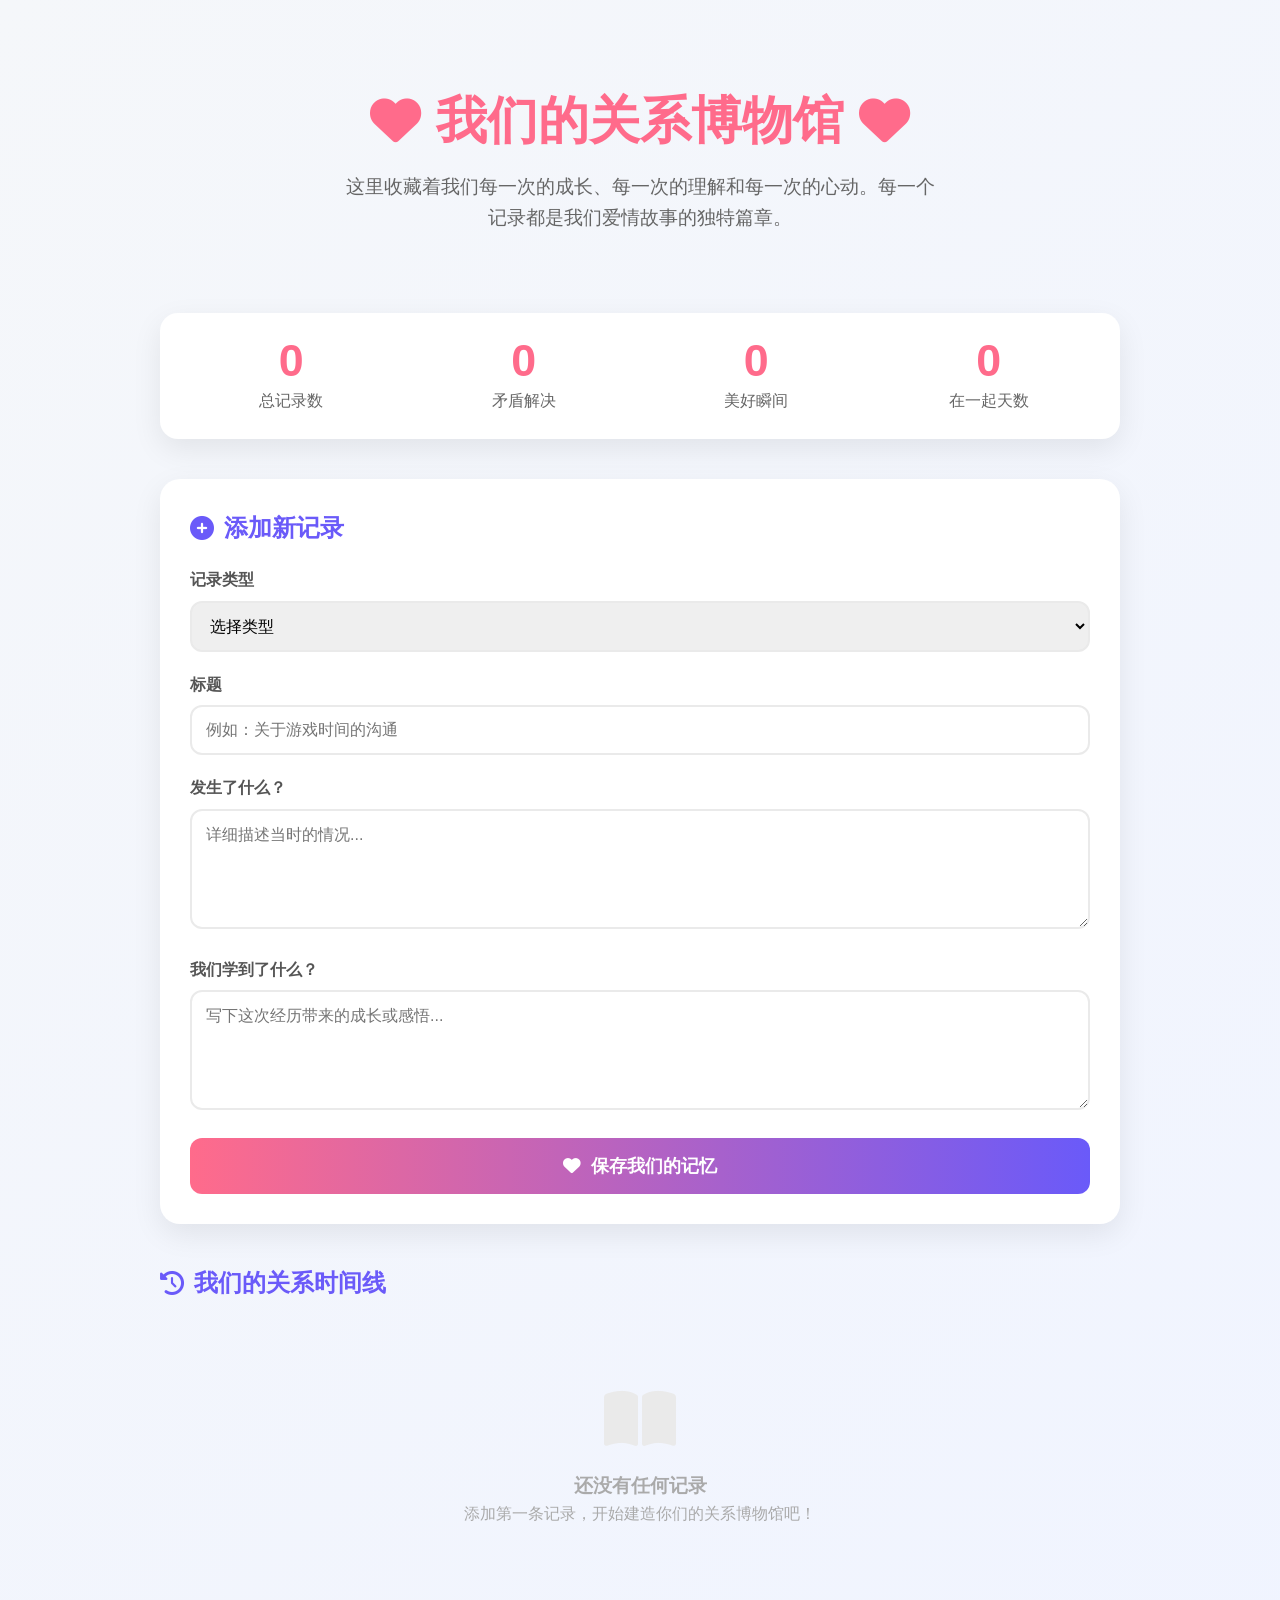
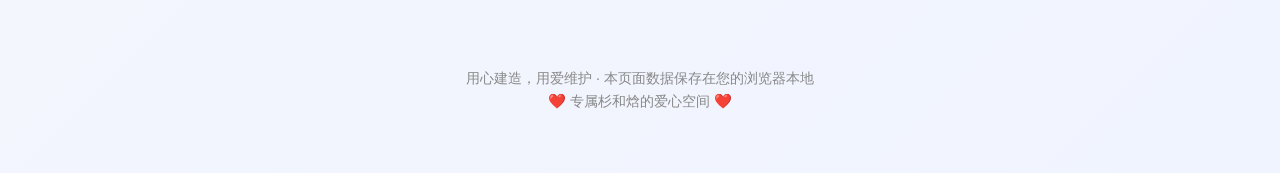
<file: museum.html>
<!DOCTYPE html>
<html lang="zh-CN">
<head>
    <meta charset="UTF-8">
    <meta name="viewport" content="width=device-width, initial-scale=1.0">
    <title>我们的关系博物馆</title>
    <link rel="stylesheet" href="style.css">
    <link rel="stylesheet" href="https://cdnjs.cloudflare.com/ajax/libs/font-awesome/6.4.0/css/all.min.css">
</head>
<body>
    <div class="container">
        <header>
            <div class="header-content">
                <h1><i class="fas fa-heart heart"></i> 我们的关系博物馆 <i class="fas fa-heart heart"></i></h1>
                <p>这里收藏着我们每一次的成长、每一次的理解和每一次的心动。每一个记录都是我们爱情故事的独特篇章。</p>
            </div>
        </header>
        
        <section class="stats">
            <div class="stat-item">
                <div class="stat-value" id="total-entries">0</div>
                <div class="stat-label">总记录数</div>
            </div>
            <div class="stat-item">
                <div class="stat-value" id="conflict-entries">0</div>
                <div class="stat-label">矛盾解决</div>
            </div>
            <div class="stat-item">
                <div class="stat-value" id="joy-entries">0</div>
                <div class="stat-label">美好瞬间</div>
            </div>
            <div class="stat-item">
                <div class="stat-value" id="days-together">0</div>
                <div class="stat-label">在一起天数</div>
            </div>
        </section>
        
        <section class="add-entry">
            <h2><i class="fas fa-plus-circle"></i> 添加新记录</h2>
            <form id="entry-form">
                <div class="form-group">
                    <label for="entry-type">记录类型</label>
                    <select id="entry-type" required>
                        <option value="">选择类型</option>
                        <option value="conflict">矛盾与解决</option>
                        <option value="joy">美好瞬间</option>
                    </select>
                </div>
                
                <div class="form-group">
                    <label for="entry-title">标题</label>
                    <input type="text" id="entry-title" placeholder="例如：关于游戏时间的沟通" required>
                </div>
                
                <div class="form-group">
                    <label for="entry-content">发生了什么？</label>
                    <textarea id="entry-content" placeholder="详细描述当时的情况..." required></textarea>
                </div>
                
                <div class="form-group">
                    <label for="entry-lesson">我们学到了什么？</label>
                    <textarea id="entry-lesson" placeholder="写下这次经历带来的成长或感悟..." required></textarea>
                </div>
                
                <button type="submit" class="btn">
                    <i class="fas fa-heart"></i> 保存我们的记忆
                </button>
            </form>
        </section>
        
        <section class="entries-container">
            <h2><i class="fas fa-history"></i> 我们的关系时间线</h2>
            <div id="entries">
                <!-- 记录会动态显示在这里 -->
                <div class="empty-state" id="empty-state">
                    <i class="fas fa-book-open"></i>
                    <h3>还没有任何记录</h3>
                    <p>添加第一条记录，开始建造你们的关系博物馆吧！</p>
                </div>
            </div>
        </section>
        
        <footer>
            <p>用心建造，用爱维护 · 本页面数据保存在您的浏览器本地</p>
            <p>❤️ 专属杉和焓的爱心空间 ❤️</p>
        </footer>
    </div>

    <script src="script.js"></script>
</body>
</html>
</file>
<file: style.css>
* {
    margin: 0;
    padding: 0;
    box-sizing: border-box;
    font-family: 'Segoe UI', 'Microsoft YaHei', sans-serif;
}

:root {
    --primary: #ff6b8b;
    --secondary: #6a5af9;
    --light: #fff5f7;
    --dark: #333;
    --success: #4cd964;
    --warning: #ffcc00;
    --shadow: 0 10px 30px rgba(0, 0, 0, 0.08);
}

body {
    background: linear-gradient(135deg, #f5f7fa 0%, #f0f4ff 100%);
    color: var(--dark);
    line-height: 1.6;
    padding: 20px;
    min-height: 100vh;
}

.container {
    max-width: 1000px;
    margin: 0 auto;
    padding: 20px;
}

/* 头部样式 */
header {
    text-align: center;
    padding: 40px 0;
    margin-bottom: 40px;
    position: relative;
}

.header-content h1 {
    font-size: 3.2rem;
    color: var(--primary);
    margin-bottom: 10px;
    display: flex;
    align-items: center;
    justify-content: center;
    gap: 15px;
}

.header-content p {
    font-size: 1.2rem;
    color: #666;
    max-width: 600px;
    margin: 0 auto;
}

.heart {
    color: var(--primary);
    animation: heartbeat 1.5s infinite;
}

@keyframes heartbeat {
    0%, 100% { transform: scale(1); }
    50% { transform: scale(1.1); }
}

/* 添加记录区域 */
.add-entry {
    background: white;
    border-radius: 20px;
    padding: 30px;
    box-shadow: var(--shadow);
    margin-bottom: 40px;
    transition: transform 0.3s;
}

.add-entry:hover {
    transform: translateY(-5px);
}

.add-entry h2 {
    color: var(--secondary);
    margin-bottom: 20px;
    display: flex;
    align-items: center;
    gap: 10px;
}

.form-group {
    margin-bottom: 20px;
}

label {
    display: block;
    margin-bottom: 8px;
    font-weight: 600;
    color: #555;
}

select, input, textarea {
    width: 100%;
    padding: 14px;
    border: 2px solid #eaeaea;
    border-radius: 12px;
    font-size: 1rem;
    transition: all 0.3s;
}

select:focus, input:focus, textarea:focus {
    outline: none;
    border-color: var(--primary);
    box-shadow: 0 0 0 3px rgba(255, 107, 139, 0.2);
}

textarea {
    height: 120px;
    resize: vertical;
}

.btn {
    background: linear-gradient(to right, var(--primary), var(--secondary));
    color: white;
    border: none;
    padding: 16px 30px;
    border-radius: 12px;
    font-size: 1.1rem;
    font-weight: 600;
    cursor: pointer;
    transition: all 0.3s;
    display: flex;
    align-items: center;
    justify-content: center;
    gap: 10px;
    width: 100%;
}

.btn:hover {
    transform: translateY(-3px);
    box-shadow: 0 7px 20px rgba(255, 107, 139, 0.3);
}

/* 记录展示区域 */
.entries-container h2 {
    color: var(--secondary);
    margin-bottom: 25px;
    display: flex;
    align-items: center;
    gap: 10px;
}

#entries {
    display: grid;
    grid-template-columns: repeat(auto-fill, minmax(300px, 1fr));
    gap: 25px;
}

.entry {
    background: white;
    border-radius: 18px;
    padding: 25px;
    box-shadow: var(--shadow);
    transition: all 0.3s;
    position: relative;
    overflow: hidden;
}

.entry:hover {
    transform: translateY(-8px);
    box-shadow: 0 15px 35px rgba(0, 0, 0, 0.1);
}

.entry::before {
    content: '';
    position: absolute;
    top: 0;
    left: 0;
    width: 6px;
    height: 100%;
}

.conflict::before {
    background: var(--warning);
}

.joy::before {
    background: var(--success);
}

.entry-header {
    display: flex;
    justify-content: space-between;
    align-items: center;
    margin-bottom: 15px;
}

.entry-type {
    padding: 6px 15px;
    border-radius: 20px;
    font-size: 0.85rem;
    font-weight: 600;
    color: white;
}

.type-conflict {
    background: var(--warning);
}

.type-joy {
    background: var(--success);
}

.entry-date {
    font-size: 0.9rem;
    color: #888;
}

.entry-title {
    font-size: 1.4rem;
    color: var(--dark);
    margin-bottom: 12px;
    font-weight: 700;
}

.entry-content {
    color: #555;
    margin-bottom: 15px;
}

.entry-lesson {
    background: #f8f9ff;
    padding: 15px;
    border-radius: 12px;
    margin-top: 15px;
    border-left: 4px solid var(--secondary);
}

.entry-lesson strong {
    color: var(--secondary);
}

.empty-state {
    grid-column: 1 / -1;
    text-align: center;
    padding: 60px 20px;
    color: #aaa;
}

.empty-state i {
    font-size: 4rem;
    margin-bottom: 20px;
    color: #eaeaea;
}

/* 统计数据 */
.stats {
    display: flex;
    justify-content: space-around;
    background: white;
    border-radius: 18px;
    padding: 25px;
    box-shadow: var(--shadow);
    margin-bottom: 40px;
    flex-wrap: wrap;
    gap: 20px;
}

.stat-item {
    text-align: center;
    flex: 1;
    min-width: 150px;
}

.stat-value {
    font-size: 2.8rem;
    font-weight: 700;
    color: var(--primary);
    line-height: 1;
    margin-bottom: 5px;
}

.stat-label {
    font-size: 1rem;
    color: #666;
}

/* 页脚 */
footer {
    text-align: center;
    margin-top: 60px;
    padding: 20px;
    color: #888;
    font-size: 0.9rem;
}

/* 响应式设计 */
@media (max-width: 768px) {
    .header-content h1 {
        font-size: 2.5rem;
    }
    
    #entries {
        grid-template-columns: 1fr;
    }
    
    .stats {
        flex-direction: column;
        align-items: center;
    }
}
</file>
